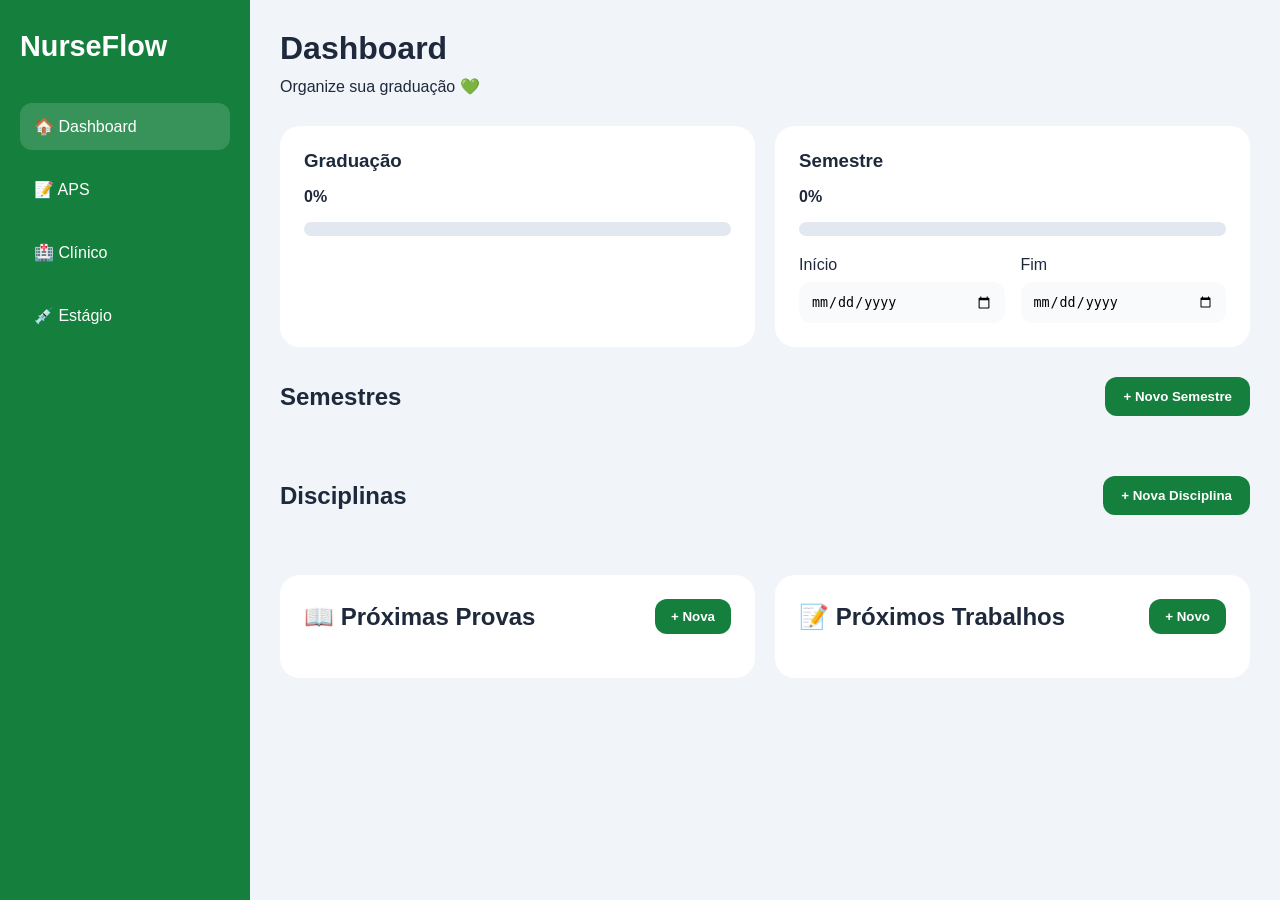
<file: index.html>
<!DOCTYPE html>
<html lang="pt-BR">

<head>
  <meta charset="UTF-8">
  <meta name="viewport" content="width=device-width, initial-scale=1.0">

  <title>NurseFlow</title>

  <link rel="stylesheet" href="style.css">
</head>

<body>

  <div class="layout">

    <!-- SIDEBAR -->

    <aside class="sidebar">

      <div class="logo">
        <h2>NurseFlow</h2>
      </div>

      <nav>

        <a href="index.html" class="active">
          🏠 Dashboard
        </a>

        <a href="aps.html">
          📝 APS
        </a>

        <a href="clinico.html">
          🏥 Clínico
        </a>

        <a href="estagio.html">
          💉 Estágio
        </a>


      </nav>

    </aside>

    <!-- CONTEÚDO -->

    <main class="content">

      <!-- HEADER -->

      <header class="header">

        <div>
          <h1>Dashboard</h1>
          <p>Organize sua graduação 💚</p>
        </div>

      </header>

      <!-- PROGRESSO -->

      <section class="progress-grid">

        <!-- GRADUAÇÃO -->

        <div class="progress-card">

          <h3>Graduação</h3>

          <div class="progress-info">
            <span id="graduationText">0%</span>
          </div>

          <div class="progress-bar">
            <div
              class="progress-fill"
              id="graduationBar"
            ></div>
          </div>

        </div>

        <!-- SEMESTRE -->

        <div class="progress-card">

          <h3 id="semesterTitle">
            Semestre Atual
          </h3>

          <div class="progress-info">
            <span id="semesterText">0%</span>
          </div>

          <div class="progress-bar">
            <div
              class="progress-fill"
              id="semesterBar"
            ></div>
          </div>

          <!-- DATAS -->

          <div class="semester-dates">

            <div class="date-field">

              <label>Início</label>

              <input
                type="date"
                id="startDateInput"
              >

            </div>

            <div class="date-field">

              <label>Fim</label>

              <input
                type="date"
                id="endDateInput"
              >

            </div>

          </div>

        </div>

      </section>

      <!-- SEMESTRES -->

      <section class="semester-section">

        <div class="section-header">

          <h2>Semestres</h2>

          <button id="addSemesterBtn">
            + Novo Semestre
          </button>

        </div>

        <div
          class="semester-grid"
          id="semesterGrid"
        >

        </div>

      </section>

      <!-- DISCIPLINAS -->

      <section class="subjects-section">

        <div class="section-header">

          <h2>Disciplinas</h2>

          <button id="addSubjectBtn">
            + Nova Disciplina
          </button>

        </div>

        <div
          class="subjects-grid"
          id="subjectsGrid"
        >

        </div>

      </section>

      <!-- PROVAS E TRABALHOS -->

      <section class="tasks-grid">

        <!-- PROVAS -->

        <div class="task-card">

          <div class="task-header">

            <h2>📖 Próximas Provas</h2>

            <button id="addExamBtn">
              + Nova
            </button>

          </div>

          <div id="examList"></div>

        </div>

        <!-- TRABALHOS -->

        <div class="task-card">

          <div class="task-header">

            <h2>📝 Próximos Trabalhos</h2>

            <button id="addWorkBtn">
              + Novo
            </button>

          </div>

          <div id="workList"></div>

        </div>

      </section>

    </main>

  </div>

  <script src="style.js"></script>

</body>

</html>
</file>
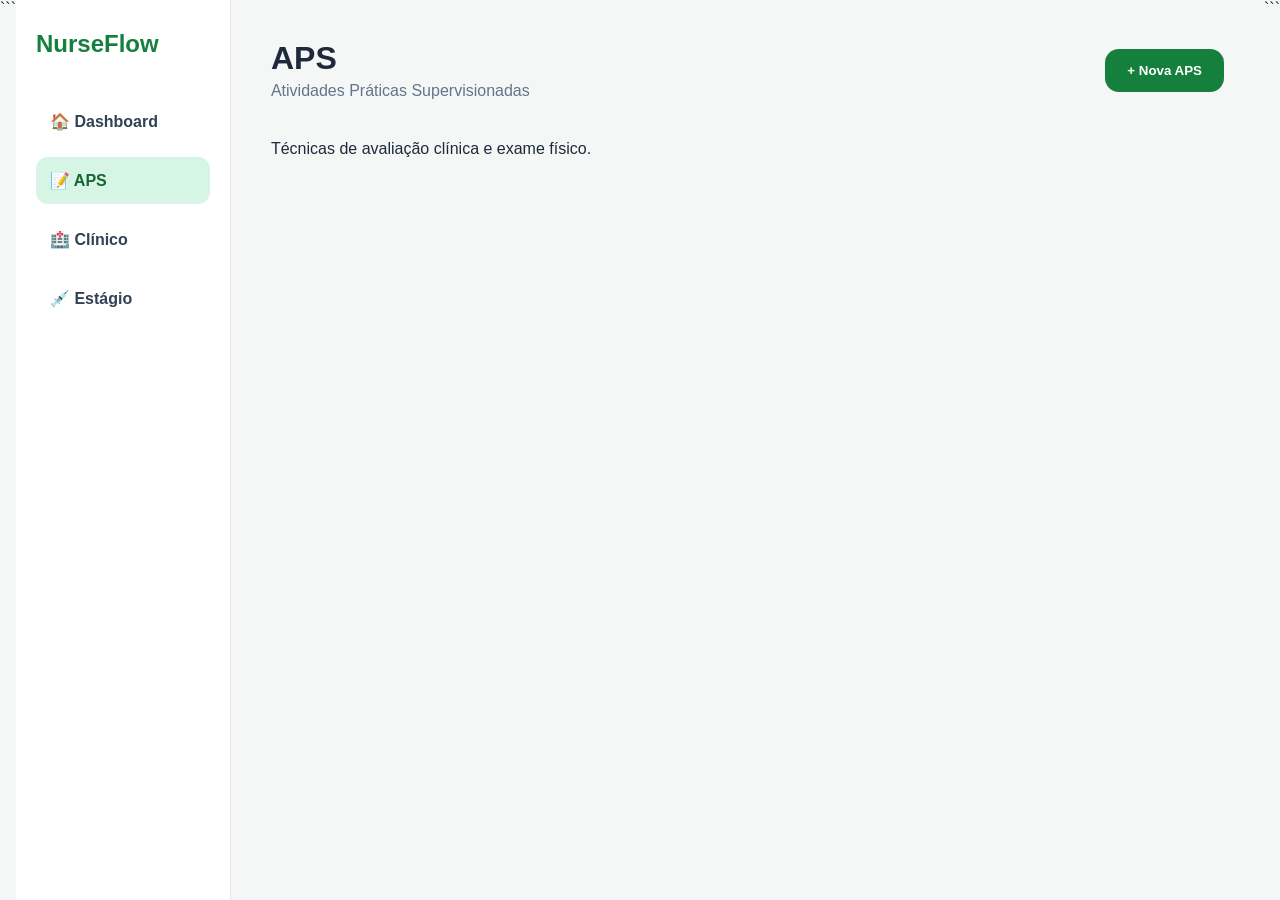
<file: aps.html>
<!DOCTYPE html>

<html lang="pt-BR">

<head>
  <meta charset="UTF-8">
  <meta name="viewport" content="width=device-width, initial-scale=1.0">

  <title>APS | NurseFlow</title>

  <link rel="stylesheet" href="aps.css">
</head>

<body>

  <div class="layout">

```
<!-- SIDEBAR -->
<aside class="sidebar">

  <div class="logo">
    <h2>NurseFlow</h2>
  </div>

  <nav>
    <a href="index.html">🏠 Dashboard</a>
    <a href="aps.html" class="active">📝 APS</a>
    <a href="clinico.html">🏥 Clínico</a>
    <a href="estagio.html">💉 Estágio</a>
  </nav>

</aside>

<!-- CONTEÚDO -->
<main class="content">

  <!-- HEADER -->
  <header class="header">

    <div>
      <h1>APS</h1>
      <p>Atividades Práticas Supervisionadas</p>
    </div>
<button class="new-aps-btn" id="openFormBtn">
  + Nova APS
</button>
   

  </header>

  <!-- CARDS -->
 <!-- FORMULÁRIO -->

<!-- BOTÃO -->


<!-- FORMULÁRIO -->

<section class="form-section hidden" id="formSection">

  <input type="text" id="titulo" placeholder="Título da APS">

  <input type="text" id="materia" placeholder="Matéria">

  <input type="date" id="data">

  <textarea
    id="descricao"
    placeholder="Descrição da APS"
  ></textarea>

  <button id="addBtn">
    Adicionar APS
  </button>

</section>
<!-- GRID -->

<section class="aps-grid" id="apsGrid">

</section>

      <p>
        Técnicas de avaliação clínica e exame físico.
      </p>

</main>
```

  </div>

  <script src="aps.js"></script>

</body>

</html>
</file>
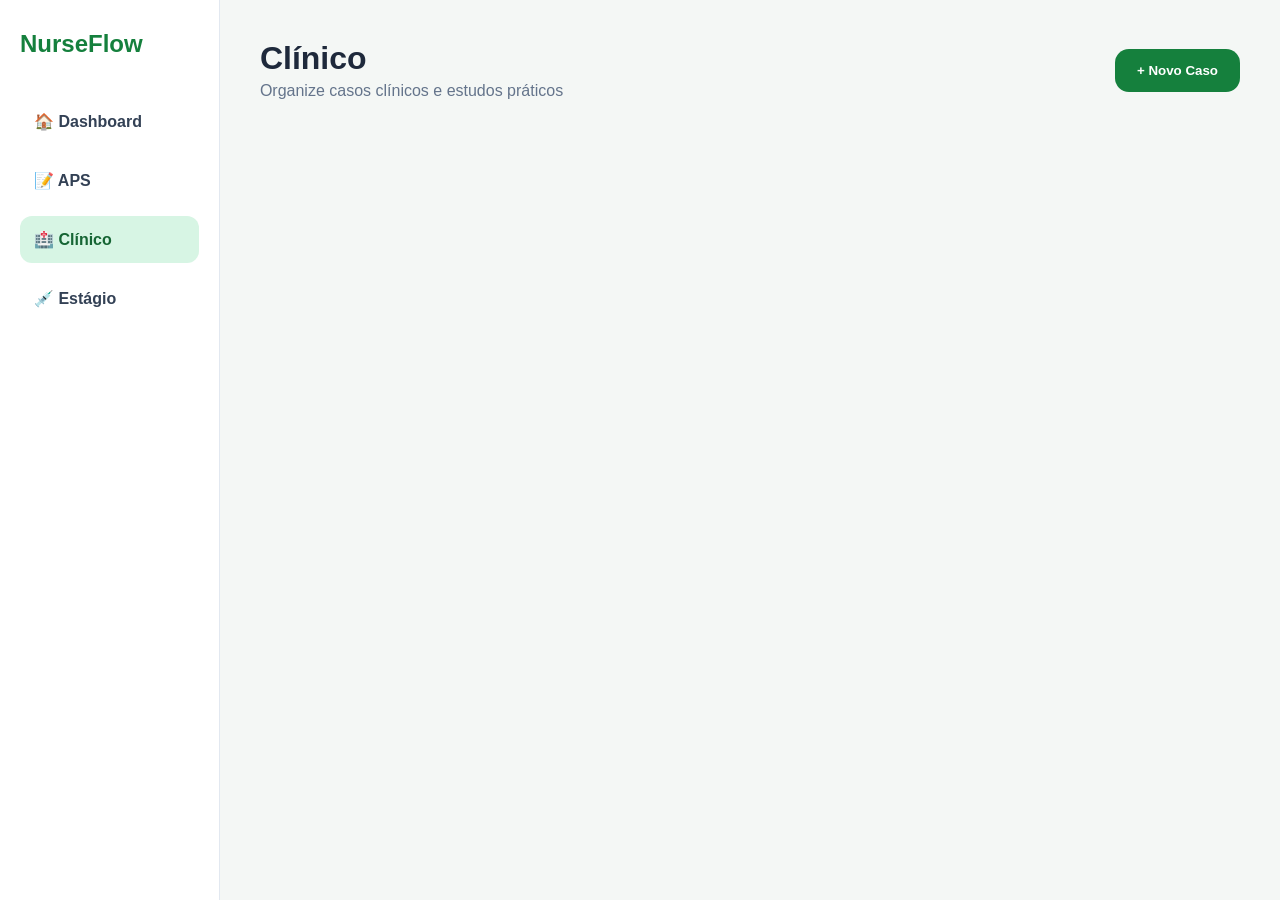
<file: clinico.html>
<!DOCTYPE html>
<html lang="pt-BR">

<head>
  <meta charset="UTF-8">
  <meta name="viewport" content="width=device-width, initial-scale=1.0">

  <title>Clínico | NurseFlow</title>

  <link rel="stylesheet" href="clinico.css">
</head>

<body>

  <div class="layout">

    <!-- SIDEBAR -->
    <aside class="sidebar">

      <div class="logo">
        <h2>NurseFlow</h2>
      </div>

      <nav>
        <a href="index.html">🏠 Dashboard</a>
        <a href="aps.html">📝 APS</a>
        <a href="clinico.html" class="active">🏥 Clínico</a>
        <a href="estagio.html">💉 Estágio</a>
      </nav>

    </aside>

    <!-- CONTEÚDO -->
    <main class="content">

      <!-- HEADER -->
      <header class="header">

        <div>
          <h1>Clínico</h1>
          <p>Organize casos clínicos e estudos práticos</p>
        </div>

        <button class="new-case-btn" id="openFormBtn">
          + Novo Caso
        </button>

      </header>

      <!-- FORM -->

      <section class="form-section hidden" id="formSection">

        <input type="text" id="paciente" placeholder="Paciente">

        <input type="text" id="diagnostico" placeholder="Diagnóstico">

        <textarea
          id="sintomas"
          placeholder="Sintomas e observações"
        ></textarea>

        <button id="addBtn">
          Salvar Caso
        </button>

      </section>

      <!-- GRID -->

      <section class="cases-grid" id="casesGrid">

      </section>

    </main>

  </div>

  <script src="clinico.js"></script>

</body>

</html>
</file>
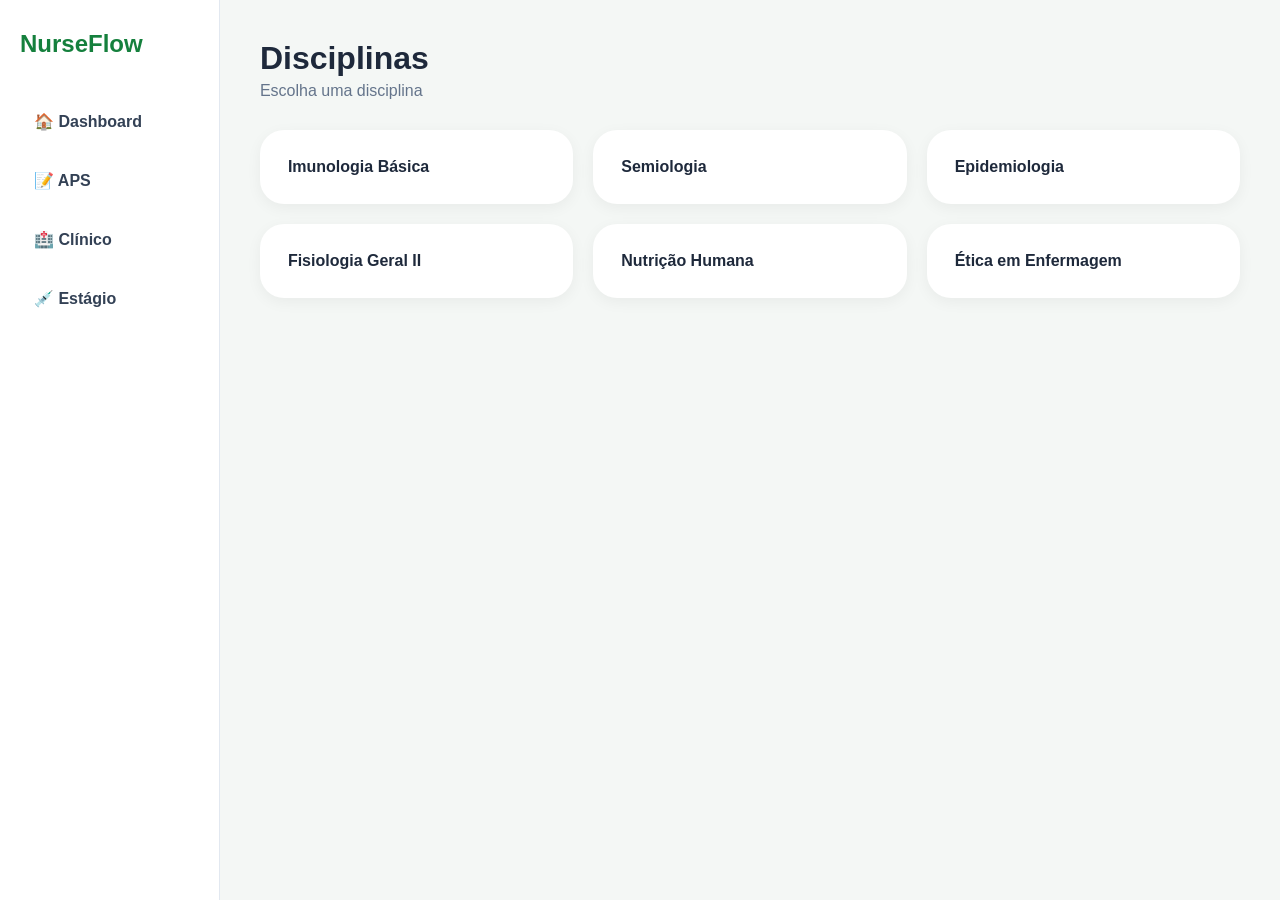
<file: disciplinas.html>
<!DOCTYPE html>
<html lang="pt-BR">

<head>
  <meta charset="UTF-8">
  <meta name="viewport" content="width=device-width, initial-scale=1.0">

  <title>Disciplinas | NurseFlow</title>

  <link rel="stylesheet" href="disciplinas.css">
</head>

<body>

  <div class="layout">

    <!-- SIDEBAR -->

    <aside class="sidebar">

      <div class="logo">
        <h2>NurseFlow</h2>
      </div>

      <nav>

        <a href="index.html">
          🏠 Dashboard
        </a>

        <a href="aps.html">
          📝 APS
        </a>

        <a href="clinico.html">
          🏥 Clínico
        </a>

        <a href="estagio.html">
          💉 Estágio
        </a>

      </nav>

    </aside>

    <!-- CONTEÚDO -->

    <main class="content">

      <header class="header">

        <div>
          <h1>Disciplinas</h1>
          <p>Escolha uma disciplina</p>
        </div>

      </header>

      <!-- GRID -->

      <section class="subjects-grid">

        <a class="subject-card" href="materia.html?nome=Imunologia">
          Imunologia Básica
        </a>

        <a class="subject-card" href="materia.html?nome=Semiologia">
          Semiologia
        </a>

        <a class="subject-card" href="materia.html?nome=Epidemiologia">
          Epidemiologia
        </a>

        <a class="subject-card" href="materia.html?nome=Fisiologia">
          Fisiologia Geral II
        </a>

        <a class="subject-card" href="materia.html?nome=Nutrição">
          Nutrição Humana
        </a>

        <a class="subject-card" href="materia.html?nome=Ética">
          Ética em Enfermagem
        </a>

      </section>

    </main>

  </div>

</body>

</html>
</file>
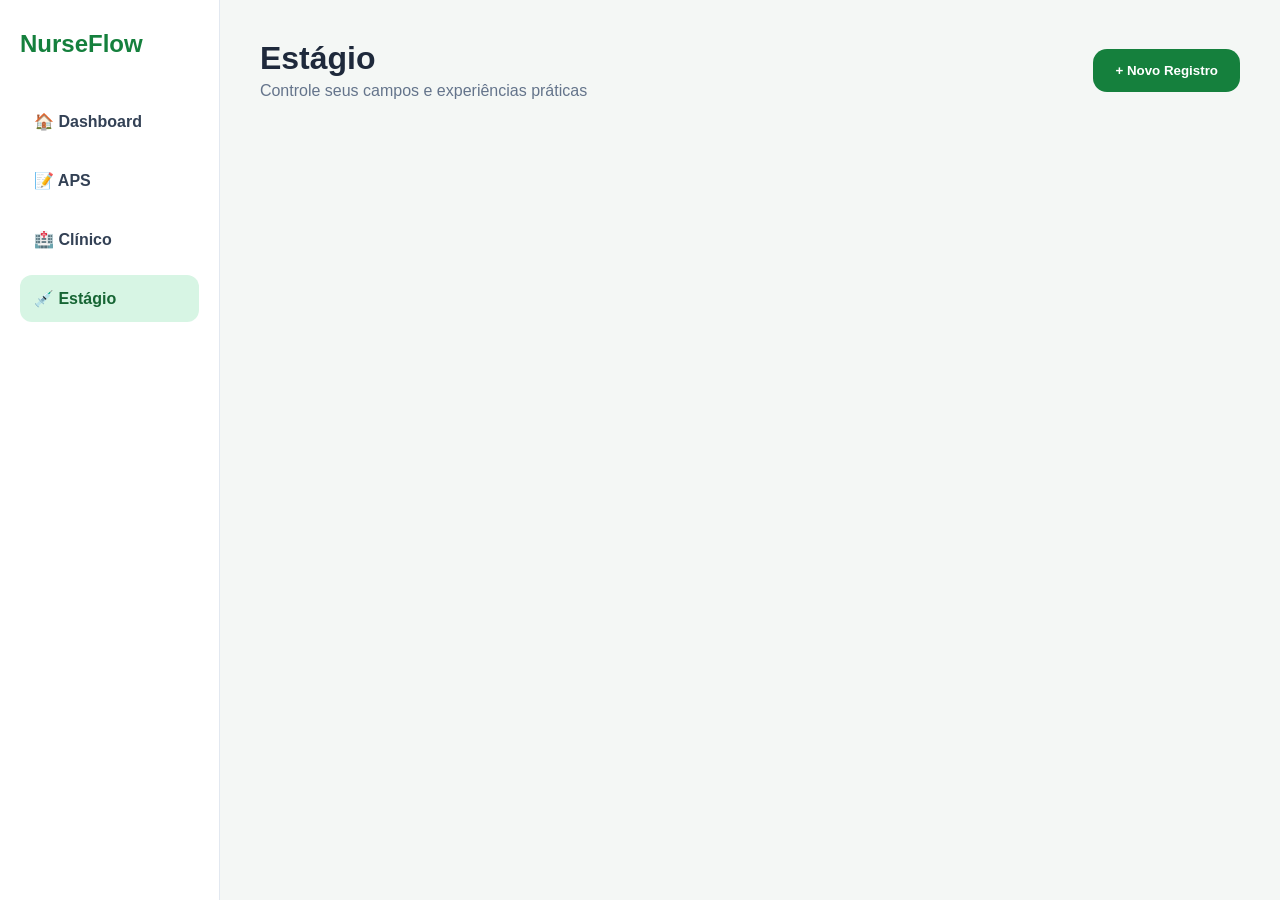
<file: estagio.html>
<!DOCTYPE html>
<html lang="pt-BR">

<head>
  <meta charset="UTF-8">
  <meta name="viewport" content="width=device-width, initial-scale=1.0">

  <title>Estágio | NurseFlow</title>

  <link rel="stylesheet" href="estagio.css">
</head>

<body>

  <div class="layout">

    <!-- SIDEBAR -->
    <aside class="sidebar">

      <div class="logo">
        <h2>NurseFlow</h2>
      </div>

      <nav>
        <a href="index.html">🏠 Dashboard</a>
        <a href="aps.html">📝 APS</a>
        <a href="clinico.html">🏥 Clínico</a>
        <a href="estagio.html" class="active">💉 Estágio</a>
      </nav>

    </aside>

    <!-- CONTEÚDO -->
    <main class="content">

      <!-- HEADER -->
      <header class="header">

        <div>
          <h1>Estágio</h1>
          <p>Controle seus campos e experiências práticas</p>
        </div>

        <button class="new-stage-btn" id="openFormBtn">
          + Novo Registro
        </button>

      </header>

      <!-- FORM -->

      <section class="form-section hidden" id="formSection">

        <input type="text" id="local" placeholder="Hospital ou Unidade">

        <input type="text" id="setor" placeholder="Setor">

        <input type="number" id="horas" placeholder="Carga horária">

        <textarea
          id="observacoes"
          placeholder="Observações do estágio"
        ></textarea>

        <button id="addBtn">
          Salvar Registro
        </button>

      </section>

      <!-- GRID -->

      <section class="stage-grid" id="stageGrid">

      </section>

    </main>

  </div>

  <script src="estagio.js"></script>

</body>

</html>
</file>
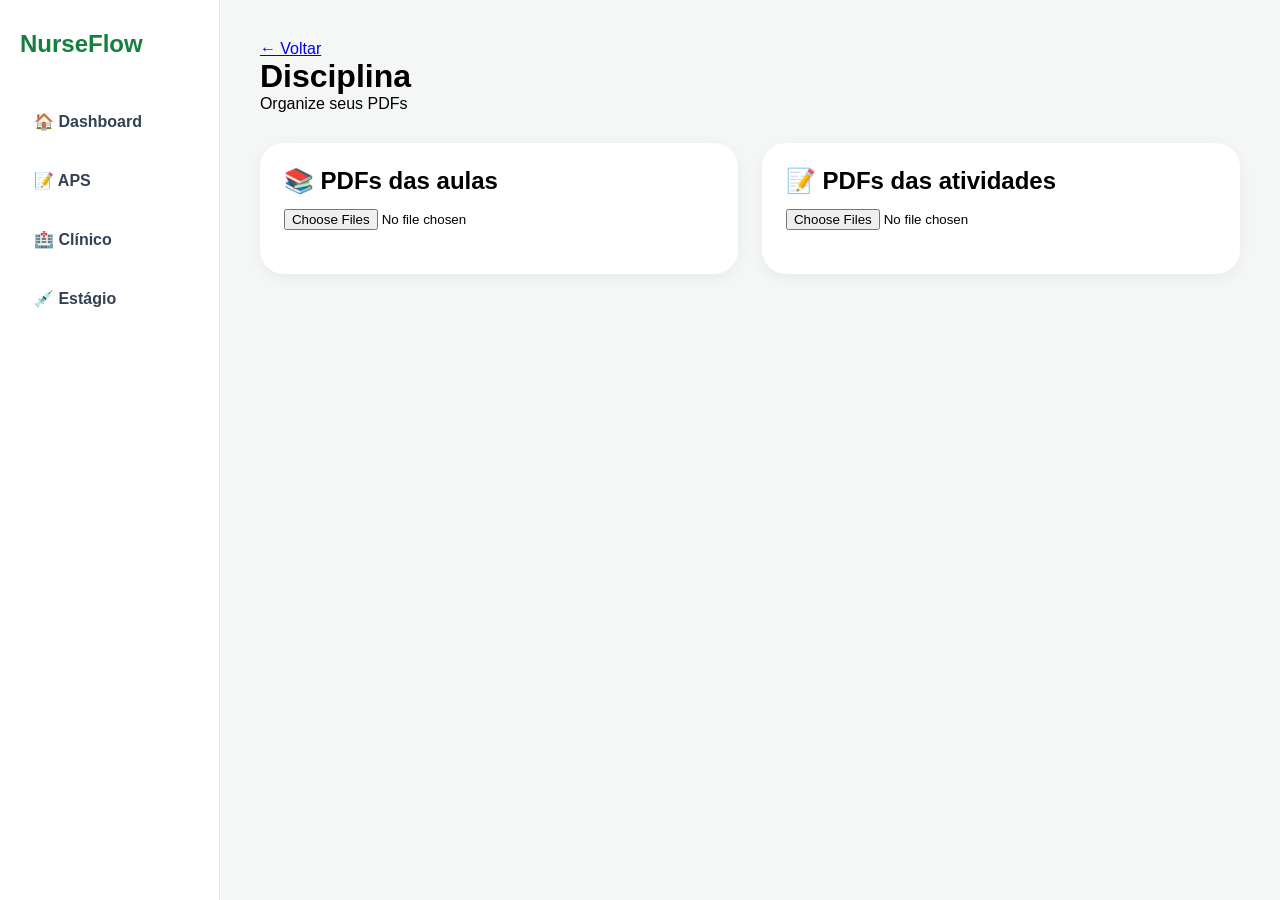
<file: materia.html>
<!DOCTYPE html>
<html lang="pt-BR">

<head>

<meta charset="UTF-8">

<meta name="viewport"
content="width=device-width, initial-scale=1.0">

<title>Matéria | NurseFlow</title>

<link rel="stylesheet"
href="materia.css">

</head>

<body>

<div class="layout">

<!-- SIDEBAR -->

<aside class="sidebar">

<div class="logo">

<h2>NurseFlow</h2>

</div>

<nav>

<a href="index.html">

🏠 Dashboard

</a>

<a href="aps.html">

📝 APS

</a>

<a href="clinico.html">

🏥 Clínico

</a>

<a href="estagio.html">

💉 Estágio

</a>

</nav>

</aside>

<!-- CONTEÚDO -->

<main class="content">

<a
href="index.html"
class="back-button">

← Voltar

</a>

<header class="header">

<h1 id="subjectTitle">

Disciplina

</h1>

<p>

Organize seus PDFs

</p>

</header>

<section class="pdf-grid">

<!-- AULAS -->

<div class="pdf-column">

<div class="column-header">

<h2>

📚 PDFs das aulas

</h2>

<input
type="file"
id="aulaInput"
multiple>

</div>

<div
class="pdf-list"
id="aulaList">

</div>

</div>

<!-- ATIVIDADES -->

<div class="pdf-column">

<div class="column-header">

<h2>

📝 PDFs das atividades

</h2>

<input
type="file"
id="atividadeInput"
multiple>

</div>

<div
class="pdf-list"
id="atividadeList">

</div>

</div>

</section>

</main>

</div>

<script src="materia.js">

</script>

</body>

</html>
</file>
<file: style.css>
/* =========================
RESET
========================= */

* {
  margin: 0;
  padding: 0;
  box-sizing: border-box;
}


/* =========================
BODY
========================= */

body {

  font-family: Arial, sans-serif;

  background: #f1f5f9;

  color: #1e293b;

}


/* =========================
LAYOUT
========================= */

.layout {

  display: flex;

  min-height: 100vh;

}


/* =========================
SIDEBAR
========================= */

.sidebar {

  width: 250px;

  background: #15803d;

  color: white;

  padding: 30px 20px;

}

.logo {

  margin-bottom: 40px;

}

.logo h2 {

  font-size: 1.8rem;

}

.sidebar nav {

  display: flex;
  flex-direction: column;
  gap: 16px;

}

.sidebar nav a {

  text-decoration: none;

  color: white;

  padding: 14px;

  border-radius: 12px;

  transition: 0.2s;

}

.sidebar nav a:hover,
.sidebar nav a.active {

  background: rgba(255,255,255,0.15);

}


/* =========================
CONTENT
========================= */

.content {

  flex: 1;

  padding: 30px;

}


/* =========================
HEADER
========================= */

.header {

  margin-bottom: 30px;

}

.header h1 {

  font-size: 2rem;

  margin-bottom: 10px;

}


/* =========================
PROGRESSO
========================= */

.progress-grid {

  display: grid;

  grid-template-columns:
    repeat(auto-fit, minmax(300px, 1fr));

  gap: 20px;

  margin-bottom: 30px;

}

.progress-card {

  background: white;

  padding: 24px;

  border-radius: 20px;

}

.progress-info {

  margin: 16px 0;

  font-weight: bold;

}

.progress-bar {

  width: 100%;

  height: 14px;

  background: #e2e8f0;

  border-radius: 999px;

  overflow: hidden;

}

.progress-fill {

  width: 0%;

  height: 100%;

  background: #15803d;

}


/* =========================
DATAS SEMESTRE
========================= */

.semester-dates {

  display: flex;

  gap: 16px;

  margin-top: 20px;

}

.date-field {

  flex: 1;

  display: flex;
  flex-direction: column;
  gap: 8px;

}

.date-field input {

  border: none;

  background: #f8fafc;

  padding: 12px;

  border-radius: 12px;

}


/* =========================
SECTIONS
========================= */

.semester-section,
.subjects-section {

  margin-bottom: 40px;

}

.section-header {

  display: flex;

  justify-content: space-between;

  align-items: center;

  margin-bottom: 20px;

}

.section-header button {

  border: none;

  background: #15803d;

  color: white;

  padding: 12px 18px;

  border-radius: 12px;

  cursor: pointer;

  font-weight: bold;

}


/* =========================
SEMESTRES
========================= */

.semester-grid {

  display: flex;

  flex-wrap: wrap;

  gap: 16px;

}

.semester-wrapper {

  display: flex;

  align-items: center;

  gap: 8px;

}

.semester-btn {

  border: none;

  background: white;

  padding: 14px 22px;

  border-radius: 14px;

  cursor: pointer;

  font-weight: bold;

  transition: 0.2s;

}

.semester-btn:hover {

  transform: translateY(-2px);

}

.semester-btn.active {

  background: #15803d;

  color: white;

}


/* =========================
DISCIPLINAS
========================= */

.subjects-grid {

  display: grid;

  grid-template-columns:
    repeat(auto-fit, minmax(220px, 1fr));

  gap: 20px;

}

.subject-wrapper {

  display: flex;

  align-items: center;

  gap: 10px;

}

.subject-card {

  flex: 1;

  background: white;

  padding: 20px;

  border-radius: 18px;

  text-decoration: none;

  color: #15803d;

  font-weight: bold;

  transition: 0.2s;

}

.subject-card:hover {

  transform: translateY(-3px);

}


/* =========================
TASKS
========================= */

.tasks-grid {

  display: grid;

  grid-template-columns:
    repeat(auto-fit, minmax(300px, 1fr));

  gap: 20px;

}

.task-card {

  background: white;

  padding: 24px;

  border-radius: 20px;

}

.task-header {

  display: flex;

  justify-content: space-between;

  align-items: center;

  margin-bottom: 20px;

}

.task-header button {

  border: none;

  background: #15803d;

  color: white;

  padding: 10px 16px;

  border-radius: 12px;

  cursor: pointer;

  font-weight: bold;

}

.task-item {

  background: #f8fafc;

  padding: 16px;

  border-radius: 14px;

  margin-bottom: 14px;

  display: flex;

  justify-content: space-between;

  align-items: center;

}


/* =========================
DELETE
========================= */

.delete-btn,
.delete-semester,
.delete-subject {

  border: none;

  background: #ef4444;

  color: white;

  width: 34px;

  height: 34px;

  border-radius: 10px;

  cursor: pointer;

}


/* =========================
BOTÃO VOLTAR
========================= */

.back-button {

  display: inline-flex;

  align-items: center;

  gap: 10px;

  text-decoration: none;

  background: white;

  padding: 14px 22px;

  border-radius: 14px;

  color: #15803d;

  font-weight: bold;

  box-shadow: 0 4px 10px rgba(0,0,0,0.08);

  margin-bottom: 20px;

}


/* =========================
RESPONSIVO
========================= */

@media (max-width: 900px) {

  .layout {

    flex-direction: column;

  }

  .sidebar {

    width: 100%;

  }

}
</file>
<file: aps.css>
* {
  margin: 0;
  padding: 0;
  box-sizing: border-box;
  }

body {
background: #f4f7f5;
font-family: Arial, Helvetica, sans-serif;
color: #1e293b;
}

.layout {
display: flex;
}

/* SIDEBAR */

.sidebar {
width: 260px;
min-height: 100vh;
background: white;
padding: 30px 20px;
border-right: 1px solid #e2e8f0;
}

.logo {
margin-bottom: 40px;
}

.logo h2 {
color: #15803d;
}

.sidebar nav {
display: flex;
flex-direction: column;
gap: 12px;
}

.sidebar nav a {
text-decoration: none;
color: #334155;
padding: 14px;
border-radius: 12px;
transition: 0.2s;
font-weight: bold;
}

.sidebar nav a:hover {
background: #e8f5ee;
}

.sidebar nav .active {
background: #d7f5e4;
color: #166534;
}

/* CONTENT */

.content {
width: 100%;
padding: 40px;
}

/* HEADER */

.header {
display: flex;
justify-content: space-between;
align-items: center;
margin-bottom: 40px;
}

.header h1 {
font-size: 2rem;
}

.header p {
color: #64748b;
margin-top: 5px;
}

.new-aps-btn {
border: none;
background: #15803d;
color: white;
padding: 14px 22px;
border-radius: 14px;
cursor: pointer;
font-weight: bold;
transition: 0.2s;
}

.new-aps-btn:hover {
background: #166534;
}

/* GRID */

.aps-grid {
display: grid;
grid-template-columns: repeat(auto-fit, minmax(320px, 1fr));
gap: 24px;
}

/* CARD */

.aps-card {
background: white;
padding: 24px;
border-radius: 24px;
box-shadow: 0 4px 15px rgba(0,0,0,0.05);
}

.top {
display: flex;
justify-content: space-between;
align-items: center;
margin-bottom: 18px;
}

.top span {
padding: 8px 14px;
border-radius: 999px;
font-size: 0.9rem;
font-weight: bold;
}

/* STATUS */

.pending span {
background: #fef3c7;
color: #92400e;
}

.completed span {
background: #dcfce7;
color: #166534;
}

.late span {
background: #fee2e2;
color: #991b1b;
}

/* TEXTO */

.aps-card p {
color: #475569;
line-height: 1.6;
margin-bottom: 20px;
}

/* INFO */

.info {
display: flex;
flex-direction: column;
gap: 8px;
margin-bottom: 20px;
}

/* PROGRESS */

.progress-bar {
width: 100%;
height: 12px;
background: #e2e8f0;
border-radius: 999px;
overflow: hidden;
margin-bottom: 20px;
}

.progress-fill {
height: 100%;
border-radius: 999px;
}

.w40 {
width: 40%;
background: #f59e0b;
}

.w70 {
width: 70%;
background: #ef4444;
}

.w100 {
width: 100%;
background: #22c55e;
}

/* BUTTON */

.aps-card button {
width: 100%;
border: none;
padding: 14px;
border-radius: 14px;
background: #15803d;
color: white;
font-weight: bold;
cursor: pointer;
transition: 0.2s;
}

.aps-card button:hover {
background: #166534;
}

/* RESPONSIVO */

@media (max-width: 900px) {

.layout {
flex-direction: column;
}

.sidebar {
width: 100%;
min-height: auto;
}

.content {
padding: 20px;
}

.header {
flex-direction: column;
align-items: flex-start;
gap: 20px;
}

}
/* FORM */

.form-section {
background: white;
padding: 24px;
border-radius: 24px;
margin-bottom: 30px;

display: flex;
flex-direction: column;
gap: 16px;

box-shadow: 0 4px 15px rgba(0,0,0,0.05);
}

.form-section input,
.form-section textarea {
width: 100%;
border: none;
background: #f8fafc;
padding: 16px;
border-radius: 14px;
outline: none;
font-size: 1rem;
}

.form-section textarea {
resize: none;
height: 120px;
}

.form-section button {
border: none;
background: #15803d;
color: white;
padding: 16px;
border-radius: 14px;
font-weight: bold;
cursor: pointer;
transition: 0.2s;
}

.form-section button:hover {
background: #166534;
}

.hidden {
  display: none;
}
</file>
<file: clinico.css>
* {
  margin: 0;
  padding: 0;
  box-sizing: border-box;
}

body {
  background: #f4f7f5;
  font-family: Arial, Helvetica, sans-serif;
  color: #1e293b;
}

.layout {
  display: flex;
}

/* SIDEBAR */

.sidebar {
  width: 260px;
  min-height: 100vh;
  background: white;
  padding: 30px 20px;
  border-right: 1px solid #e2e8f0;
}

.logo {
  margin-bottom: 40px;
}

.logo h2 {
  color: #15803d;
}

.sidebar nav {
  display: flex;
  flex-direction: column;
  gap: 12px;
}

.sidebar nav a {
  text-decoration: none;
  color: #334155;
  padding: 14px;
  border-radius: 12px;
  transition: 0.2s;
  font-weight: bold;
}

.sidebar nav a:hover {
  background: #e8f5ee;
}

.sidebar nav .active {
  background: #d7f5e4;
  color: #166534;
}

/* CONTENT */

.content {
  width: 100%;
  padding: 40px;
}

/* HEADER */

.header {
  display: flex;
  justify-content: space-between;
  align-items: center;
  margin-bottom: 30px;
}

.header h1 {
  font-size: 2rem;
}

.header p {
  color: #64748b;
  margin-top: 5px;
}

/* BUTTON */

.new-case-btn {
  border: none;
  background: #15803d;
  color: white;
  padding: 14px 22px;
  border-radius: 14px;
  cursor: pointer;
  font-weight: bold;
  transition: 0.2s;
}

.new-case-btn:hover {
  background: #166534;
}

/* FORM */

.form-section {
  background: white;
  padding: 24px;
  border-radius: 24px;
  margin-bottom: 30px;

  display: flex;
  flex-direction: column;
  gap: 16px;

  box-shadow: 0 4px 15px rgba(0,0,0,0.05);
}

.form-section input,
.form-section textarea {
  width: 100%;
  border: none;
  background: #f8fafc;
  padding: 16px;
  border-radius: 14px;
  outline: none;
  font-size: 1rem;
}

.form-section textarea {
  resize: none;
  height: 140px;
}

.form-section button {
  border: none;
  background: #15803d;
  color: white;
  padding: 16px;
  border-radius: 14px;
  font-weight: bold;
  cursor: pointer;
}

/* GRID */

.cases-grid {
  display: grid;
  grid-template-columns: repeat(auto-fit, minmax(320px, 1fr));
  gap: 24px;
}

/* CARD */

.case-card {
  background: white;
  padding: 24px;
  border-radius: 24px;
  box-shadow: 0 4px 15px rgba(0,0,0,0.05);
}

.case-card h3 {
  margin-bottom: 14px;
}

.case-card .diagnosis {
  color: #15803d;
  font-weight: bold;
  margin-bottom: 16px;
}

.case-card p {
  color: #475569;
  line-height: 1.6;
}

/* UTIL */

.hidden {
  display: none;
}

/* RESPONSIVO */

@media (max-width: 900px) {

  .layout {
    flex-direction: column;
  }

  .sidebar {
    width: 100%;
    min-height: auto;
  }

  .content {
    padding: 20px;
  }

  .header {
    flex-direction: column;
    align-items: flex-start;
    gap: 20px;
  }

}
</file>
<file: disciplinas.css>
* {
  margin: 0;
  padding: 0;
  box-sizing: border-box;
}

body {
  background: #f4f7f5;
  font-family: Arial, Helvetica, sans-serif;
  color: #1e293b;
}

.layout {
  display: flex;
}

/* SIDEBAR */

.sidebar {
  width: 260px;
  min-height: 100vh;
  background: white;
  padding: 30px 20px;
  border-right: 1px solid #e2e8f0;
}

.logo {
  margin-bottom: 40px;
}

.logo h2 {
  color: #15803d;
}

.sidebar nav {
  display: flex;
  flex-direction: column;
  gap: 12px;
}

.sidebar nav a {
  text-decoration: none;
  color: #334155;
  padding: 14px;
  border-radius: 12px;
  transition: 0.2s;
  font-weight: bold;
}

.sidebar nav a:hover {
  background: #e8f5ee;
}

.sidebar nav .active {
  background: #d7f5e4;
  color: #166534;
}

/* CONTENT */

.content {
  width: 100%;
  padding: 40px;
}

.header {
  margin-bottom: 30px;
}

.header h1 {
  font-size: 2rem;
}

.header p {
  color: #64748b;
  margin-top: 5px;
}

/* GRID */

.subjects-grid {
  display: grid;
  grid-template-columns: repeat(auto-fit, minmax(240px,1fr));
  gap: 20px;
}

/* CARD */

.subject-card {
  background: white;
  padding: 28px;
  border-radius: 24px;

  text-decoration: none;
  color: #1e293b;

  font-weight: bold;

  box-shadow: 0 4px 15px rgba(0,0,0,0.05);

  transition: 0.2s;
}

.subject-card:hover {
  transform: translateY(-4px);
  background: #eefcf3;
}

/* RESPONSIVO */

@media (max-width: 900px) {

  .layout {
    flex-direction: column;
  }

  .sidebar {
    width: 100%;
    min-height: auto;
  }

  .content {
    padding: 20px;
  }

}
</file>
<file: estagio.css>
* {
  margin: 0;
  padding: 0;
  box-sizing: border-box;
}

body {
  background: #f4f7f5;
  font-family: Arial, Helvetica, sans-serif;
  color: #1e293b;
}

.layout {
  display: flex;
}

/* SIDEBAR */

.sidebar {
  width: 260px;
  min-height: 100vh;
  background: white;
  padding: 30px 20px;
  border-right: 1px solid #e2e8f0;
}

.logo {
  margin-bottom: 40px;
}

.logo h2 {
  color: #15803d;
}

.sidebar nav {
  display: flex;
  flex-direction: column;
  gap: 12px;
}

.sidebar nav a {
  text-decoration: none;
  color: #334155;
  padding: 14px;
  border-radius: 12px;
  transition: 0.2s;
  font-weight: bold;
}

.sidebar nav a:hover {
  background: #e8f5ee;
}

.sidebar nav .active {
  background: #d7f5e4;
  color: #166534;
}

/* CONTENT */

.content {
  width: 100%;
  padding: 40px;
}

/* HEADER */

.header {
  display: flex;
  justify-content: space-between;
  align-items: center;
  margin-bottom: 30px;
}

.header h1 {
  font-size: 2rem;
}

.header p {
  color: #64748b;
  margin-top: 5px;
}

/* BUTTON */

.new-stage-btn {
  border: none;
  background: #15803d;
  color: white;
  padding: 14px 22px;
  border-radius: 14px;
  cursor: pointer;
  font-weight: bold;
}

/* FORM */

.form-section {
  background: white;
  padding: 24px;
  border-radius: 24px;
  margin-bottom: 30px;

  display: flex;
  flex-direction: column;
  gap: 16px;

  box-shadow: 0 4px 15px rgba(0,0,0,0.05);
}

.form-section input,
.form-section textarea {
  width: 100%;
  border: none;
  background: #f8fafc;
  padding: 16px;
  border-radius: 14px;
  outline: none;
  font-size: 1rem;
}

.form-section textarea {
  resize: none;
  height: 140px;
}

.form-section button {
  border: none;
  background: #15803d;
  color: white;
  padding: 16px;
  border-radius: 14px;
  font-weight: bold;
  cursor: pointer;
}

/* GRID */

.stage-grid {
  display: grid;
  grid-template-columns: repeat(auto-fit, minmax(320px, 1fr));
  gap: 24px;
}

/* CARD */

.stage-card {
  background: white;
  padding: 24px;
  border-radius: 24px;
  box-shadow: 0 4px 15px rgba(0,0,0,0.05);
}

.stage-card h3 {
  margin-bottom: 10px;
}

.stage-card .sector {
  color: #15803d;
  font-weight: bold;
  margin-bottom: 14px;
}

.stage-card .hours {
  margin-top: 16px;
  font-weight: bold;
}

/* UTIL */

.hidden {
  display: none;
}

/* RESPONSIVO */

@media (max-width: 900px) {

  .layout {
    flex-direction: column;
  }

  .sidebar {
    width: 100%;
    min-height: auto;
  }

  .content {
    padding: 20px;
  }

  .header {
    flex-direction: column;
    align-items: flex-start;
    gap: 20px;
  }

}
</file>
<file: materia.css>
* {
  margin: 0;
  padding: 0;
  box-sizing: border-box;
}

body {
  background: #f4f7f5;
  font-family: Arial, Helvetica, sans-serif;
}

.layout {
  display: flex;
}

/* SIDEBAR */

.sidebar {
  width: 260px;
  min-height: 100vh;
  background: white;
  padding: 30px 20px;
  border-right: 1px solid #e2e8f0;
}

.logo {
  margin-bottom: 40px;
}

.logo h2 {
  color: #15803d;
}

.sidebar nav {
  display: flex;
  flex-direction: column;
  gap: 12px;
}

.sidebar nav a {
  text-decoration: none;
  color: #334155;
  padding: 14px;
  border-radius: 12px;
  font-weight: bold;
}

.sidebar nav .active {
  background: #d7f5e4;
  color: #166534;
}

/* CONTENT */

.content {
  width: 100%;
  padding: 40px;
}

.header {
  margin-bottom: 30px;
}

.header h1 {
  font-size: 2rem;
}

/* GRID */

.pdf-grid {
  display: grid;
  grid-template-columns: 1fr 1fr;
  gap: 24px;
}

/* COLUMN */

.pdf-column {
  background: white;
  padding: 24px;
  border-radius: 24px;

  box-shadow: 0 4px 15px rgba(0,0,0,0.05);
}

.column-header {
  margin-bottom: 20px;
}

.column-header h2 {
  margin-bottom: 14px;
}

/* LIST */

.pdf-list {
  display: flex;
  flex-direction: column;
  gap: 14px;
}

/* PDF ITEM */

.pdf-item {
  background: #f8fafc;
  padding: 16px;
  border-radius: 14px;

  display: flex;
  justify-content: space-between;
  align-items: center;
}

.pdf-item a {
  text-decoration: none;
  color: #15803d;
  font-weight: bold;
}

/* RESPONSIVO */

@media (max-width: 900px) {

  .layout {
    flex-direction: column;
  }

  .sidebar {
    width: 100%;
    min-height: auto;
  }

  .content {
    padding: 20px;
  }

  .pdf-grid {
    grid-template-columns: 1fr;
  }

}
</file>
